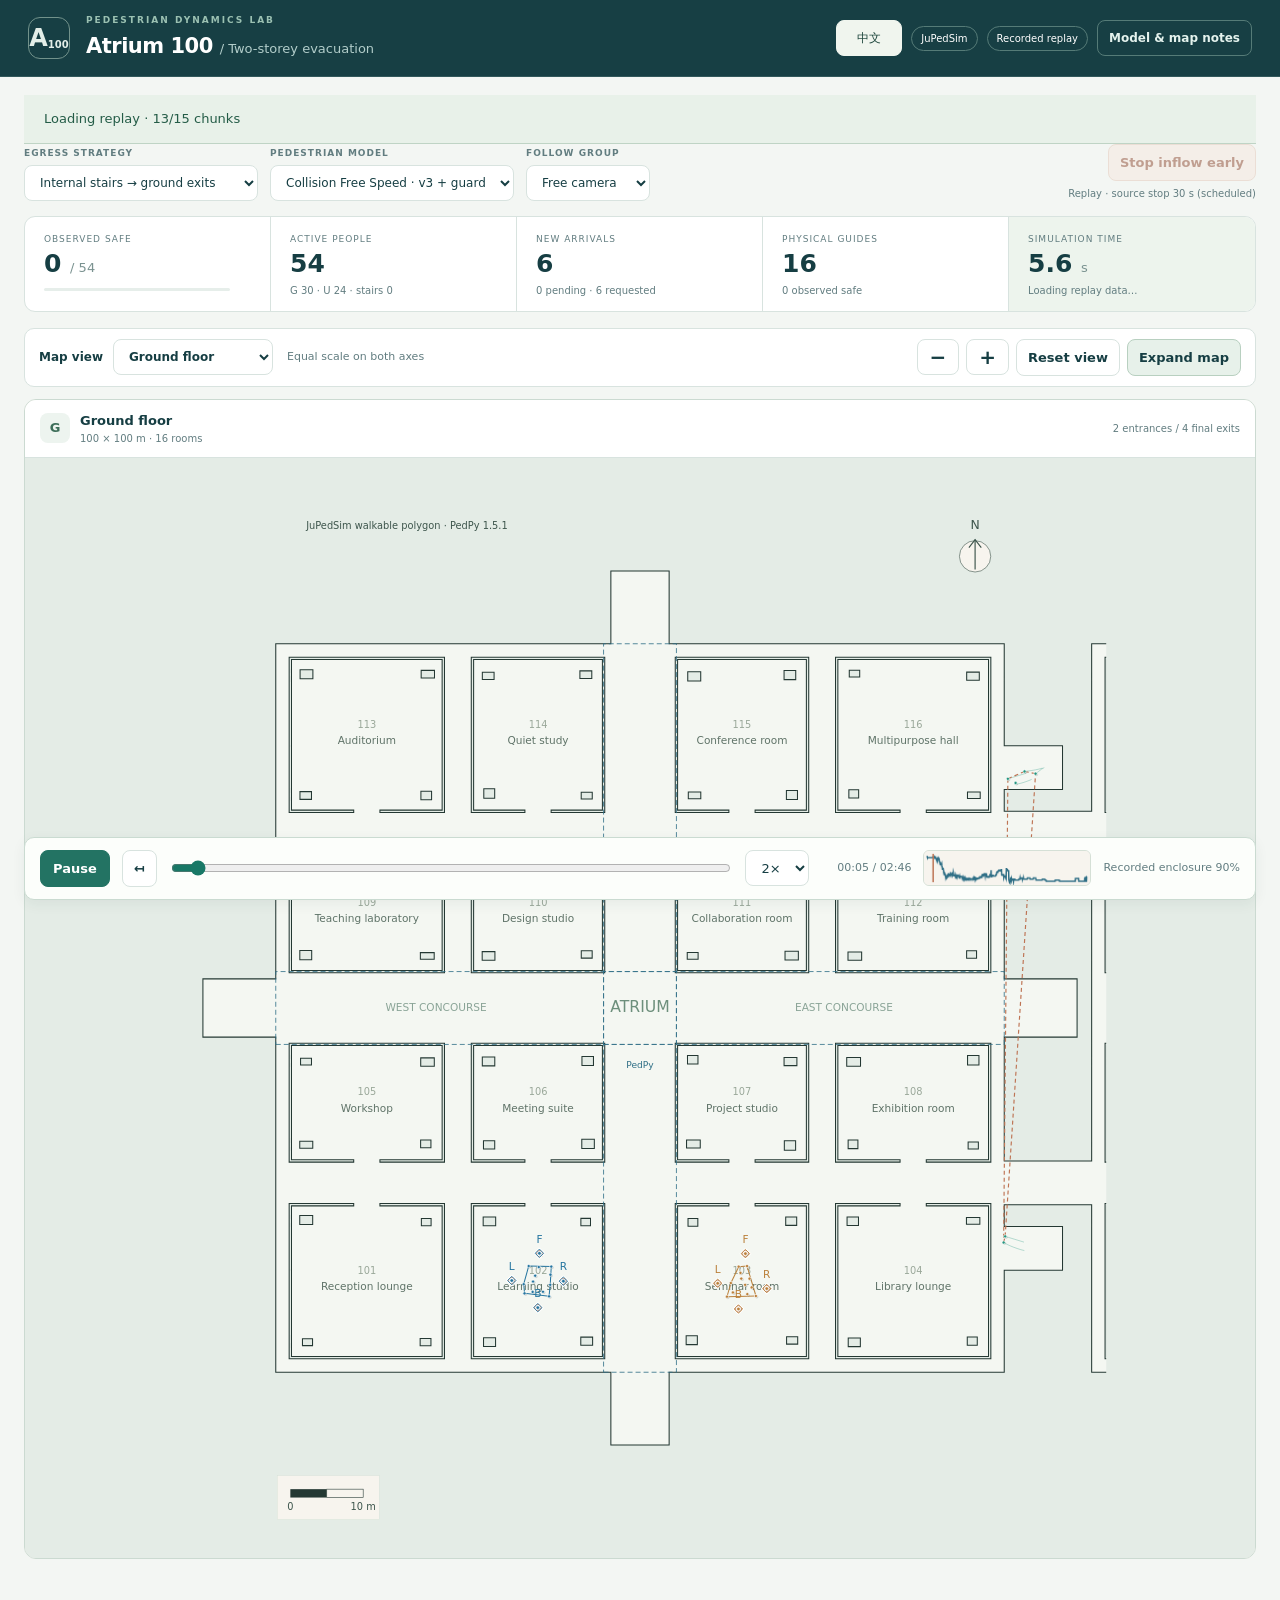
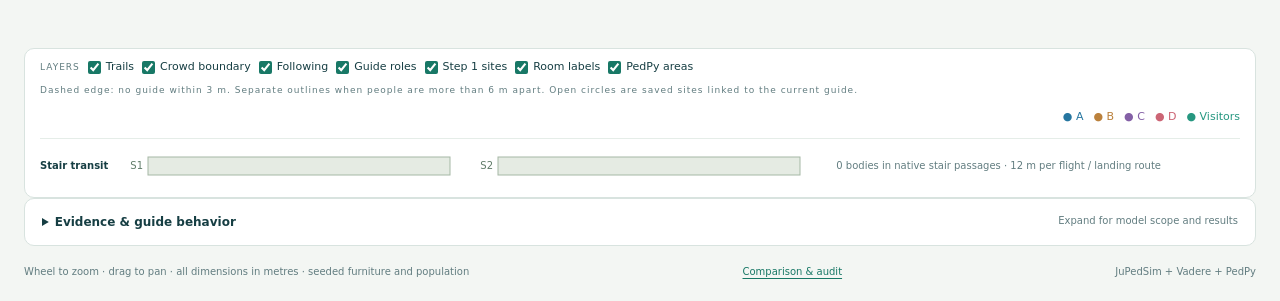
<file: site/evacuation/index.html>
<!doctype html>
<html lang="en"><head><meta charset="utf-8"><meta name="viewport" content="width=device-width,initial-scale=1"><title>Atrium 100 · Pedestrian Dynamics Lab</title><link rel="stylesheet" href="assets/viewer.css"></head>
<body><noscript><div class="load-notice">Please enable JavaScript to play the simulation. / 请启用 JavaScript 播放仿真。</div></noscript><header><a class="brand" href="#">A<span>100</span></a><div><p class="eyebrow" data-i18n="PEDESTRIAN DYNAMICS LAB">PEDESTRIAN DYNAMICS LAB</p><h1>Atrium 100 <span data-i18n="/ Two-storey evacuation">/ Two-storey evacuation</span></h1></div><div class="header-end"><button id="language" class="language-switch" type="button" aria-label="Switch to Chinese">中文</button><span id="engineBadge" class="badge"></span><span id="modeBadge" class="badge"></span><button id="about" data-i18n="Model & map notes">Model &amp; map notes</button></div></header>
<main><section class="toolbar"><label><span data-i18n="EGRESS STRATEGY">EGRESS STRATEGY</span><select id="variant"><option value="internal" data-i18n="Internal stairs → ground exits">Internal stairs → ground exits</option><option value="external" data-i18n="Exterior stairs → outdoor safety">Exterior stairs → outdoor safety</option></select></label><label><span data-i18n="PEDESTRIAN MODEL">PEDESTRIAN MODEL</span><select id="model"></select></label><label><span data-i18n="FOLLOW GROUP">FOLLOW GROUP</span><select id="follow"></select></label><div class="source-control"><button id="stop" class="stop">Stop inflow early</button><small id="sourceNote"></small></div></section>
<section class="summary"><div><small data-i18n="OBSERVED SAFE">OBSERVED SAFE</small><strong id="safe">0 <em>/ 48</em></strong><div class="meter"><i id="safeMeter"></i></div></div><div><small data-i18n="ACTIVE PEOPLE">ACTIVE PEOPLE</small><strong id="active">48</strong><span id="floorCount">G 24 · U 24 · stairs 0</span></div><div><small data-i18n="NEW ARRIVALS">NEW ARRIVALS</small><strong id="incoming">0</strong><span id="queue">0 pending outside</span></div><div><small data-i18n="PHYSICAL GUIDES">PHYSICAL GUIDES</small><strong id="guides">16</strong><span id="guideSafe">0 observed safe</span></div><div class="time-card"><small data-i18n="SIMULATION TIME">SIMULATION TIME</small><strong id="time">0.0 <em>s</em></strong><span id="status">Awaiting native frames</span></div></section>
<section class="map-stage" id="mapStage"><div class="map-tools" role="group" aria-label="Map controls" data-i18n-aria="Map controls"><output id="drawCost" hidden aria-live="off"></output><label><span data-i18n="Map view">Map view</span><select id="focus"><option value="both" data-i18n="Both floors">Both floors</option><option value="0" selected data-i18n="Ground floor">Ground floor</option><option value="1" data-i18n="Upper floor">Upper floor</option></select></label><span class="map-scale-note" data-i18n="Equal scale on both axes">Equal scale on both axes</span><div class="map-actions"><button id="zoomOut" type="button" aria-label="Zoom out" data-i18n-aria="Zoom out" title="Zoom out" data-i18n-title="Zoom out">−</button><button id="zoomIn" type="button" aria-label="Zoom in" data-i18n-aria="Zoom in" title="Zoom in" data-i18n-title="Zoom in">+</button><button id="reset" data-i18n="Reset view">Reset view</button><button id="fullMap" type="button" aria-pressed="false" data-i18n="Expand map">Expand map</button></div></div><section class="workspace single"><article class="floor" id="floor0"><div class="floor-title"><div><b>G</b><h2><span data-i18n="Ground floor">Ground floor</span> <small id="floorMeta0"></small></h2></div><span data-i18n="2 entrances / 4 final exits">2 entrances / 4 final exits</span></div><canvas id="map0" aria-label="Ground floor architectural evacuation map" data-i18n-aria="Ground floor architectural evacuation map"></canvas></article><article class="floor" id="floor1" style="display:none"><div class="floor-title"><div><b>U</b><h2><span data-i18n="Upper floor">Upper floor</span> <small id="floorMeta1"></small></h2></div><span data-i18n="2 emergency storey exits">2 emergency storey exits</span></div><canvas id="map1" aria-label="Upper floor architectural evacuation map" data-i18n-aria="Upper floor architectural evacuation map"></canvas></article></section>
<section class="playback"><button id="play" class="primary">Pause</button><button id="first" data-i18n-title="Back to start" title="Back to start" aria-label="Back to start" data-i18n-aria="Back to start">↤</button><input id="timeline" type="range" min="0" max="1" value="0" step="0.2" aria-label="Simulation timeline" data-i18n-aria="Simulation timeline"><select id="speed" aria-label="Replay speed" data-i18n-aria="Replay speed"><option value="1" data-i18n="1×">1×</option><option value="2" selected data-i18n="2×">2×</option><option value="4" data-i18n="4×">4×</option><option value="8" data-i18n="8×">8×</option></select><button id="latest" data-i18n="Follow live">Follow live</button><span id="clock">00:00 / 00:00</span><canvas id="enclosure" width="168" height="36" aria-label="Recorded enclosure" data-i18n-aria="Recorded enclosure"></canvas><span id="enclosureNote">Recorded enclosure —</span></section></section>
<section class="lower"><div class="layers"><span data-i18n="LAYERS">LAYERS</span><label><input type="checkbox" id="trails" checked><span data-i18n="Trails">Trails</span></label><label><input type="checkbox" id="rings" checked><span data-i18n="Crowd boundary">Crowd boundary</span></label><label><input type="checkbox" id="links" checked><span data-i18n="Following">Following</span></label><label><input type="checkbox" id="roles" checked><span data-i18n="Guide roles">Guide roles</span></label><label><input type="checkbox" id="targets" checked><span data-i18n="Step 1 sites">Step 1 sites</span></label><label><input type="checkbox" id="labels" checked><span data-i18n="Room labels">Room labels</span></label><label><input type="checkbox" id="pedpy" checked><span data-i18n="PedPy areas">PedPy areas</span></label><span class="boundary-note" data-i18n="boundaryNote">Dashed edge: no guide within 3 m. Separate outlines when people are more than 6 m apart. Open circles are saved sites linked to the current guide.</span></div><div class="legend" id="legend"><span class="a">● A</span><span class="b">● B</span><span class="c">● C</span><span class="d">● D</span><span class="v">● Visitors</span><span>◇ Guide marker</span></div><div class="transit"><b data-i18n="Stair transit">Stair transit</b><canvas id="transit" aria-label="Continuous native stair progress" data-i18n-aria="Continuous native stair progress"></canvas><span id="stairDetail"></span></div></section>

<details class="audit-panel"><summary><span data-i18n="Evidence & guide behavior">Evidence &amp; guide behavior</span><span class="detail-hint" data-i18n="Expand for model scope and results">Expand for model scope and results</span></summary><section class="evidence"><div><h3 id="evidenceTitle">Native motion, observed arrivals</h3><p id="evidenceText"></p><div id="exitCounts"></div></div><div><h3 data-i18n="Guide behavior">Guide behavior</h3><div id="formations"></div><p class="muted" data-i18n="guidePolicy">Enclose in open areas · compress near walls · passage escort on stagnation · regroup after recovery</p></div></section></details>
<footer><span data-i18n="Wheel to zoom · drag to pan · all dimensions in metres · seeded furniture and population">Wheel to zoom · drag to pan · all dimensions in metres · seeded furniture and population</span><a id="reportLink" href="report.html" data-i18n="Comparison & audit">Comparison &amp; audit</a><a id="legacyLink" data-i18n="Original rooms & notebook lab">Original rooms &amp; notebook lab</a><span>JuPedSim + Vadere + PedPy</span></footer></main>
<dialog id="notes"><button id="closeNotes" class="close" data-i18n="Close">Close</button><p class="eyebrow" data-i18n="MODEL &amp; GEOMETRY CONTRACT">MODEL &amp; GEOMETRY CONTRACT</p><h2 data-i18n="Two routes to the same accounting rule">Two routes to the same accounting rule</h2><p data-i18n="note1">Each floor is 100 × 100 m. Native motion follows one continuous unfolded 2D domain. The two display charts reflect the upper native coordinates. Stair travel has a 12 m native path and a declared 4 m rise; this is not a 3D biomechanics model.</p><p data-i18n="note2"><b>Internal:</b> upper occupants descend the shared stairs, merge with ground-floor traffic, and reach a ground final exit. <b>Exterior:</b> upper emergency routes use dedicated exterior stairs to grade-level outdoor zones; the shared stairs remain available for incoming visitors.</p><p data-i18n="note3">Upper doors are never counted as safety. Safety requires an observed native centre inside the outdoor zone, at least 0.6 m beyond its final discharge. The zones are demonstration destinations, not a fire-safe distance assessment.</p><p data-i18n="note4"><b>Live source:</b> random arrivals automatically stop after the configured finite window (30 s by default). Stop inflow early closes requests sooner at an acknowledged native tick. Already requested people remain counted and complete an upper-floor visit, then evacuate. Pausing playback never stops admissions. Saved comparisons use the same 30 s source-stop schedule, with a 600 s drain horizon.</p><table><tr><th data-i18n="Native backend">Native backend</th><th data-i18n="Models">Models</th><th data-i18n="Control scope">Control scope</th></tr><tr><td>JuPedSim 1.4.2</td><td>CFS v1 / v2 / v3, AVM, GCFM, SFM, WarpDriver</td><td data-i18n="Online motion, physical guides, live admission stop">Online motion, physical guides, live admission stop</td></tr><tr><td data-i18n="Vadere 4.0 + declared corrections">Vadere 4.0 + declared corrections</td><td data-i18n="Optimal Steps Model">Optimal Steps Model</td><td data-i18n="Autonomous batch/replay, native stairs and scheduled sources; no online guides">Autonomous batch/replay, native stairs and scheduled sources; no online guides</td></tr></table><p data-i18n="note5">CFS v3 includes a declared observed-heading speed/yield controller. AVM has a declared 0.3 m wall buffer. Protocol v3 applies an observation-based displacement budget to AVM and WarpDriver before every native step; desired speeds are capped without changing positions or body radii. Vadere uses isolated enclosing-cell interpolation and hard-body footstep/admission constraints; its original JAR and original failures are retained. GCFM uses native speed-dependent ellipses with an explicit native-speed braking controller. Actual ellipse states, command-time changes and continuous envelopes are audited at the unchanged zero-gap threshold; the original reference-disk audit is retained as well. Model defaults and stair treatments are uncalibrated; this is a configuration comparison, not a model ranking.</p><p data-i18n="note6">Frozen Step 1 estimates boundaries from observed people and searches deployment sites. Dynamic following and route recovery are separate demonstration extensions. Guide diamonds are identifying markers; the smaller filled bodies use the declared physical radii or recorded GCFM ellipse axes. A zero native orientation is shown conservatively using the circle enclosing all possible ellipse orientations.</p></dialog>
<script id="payload" type="application/json">{}</script><script></script><script></script><script src="assets/i18n.js"></script><script src="assets/site_loader.js"></script></body></html>
</file>
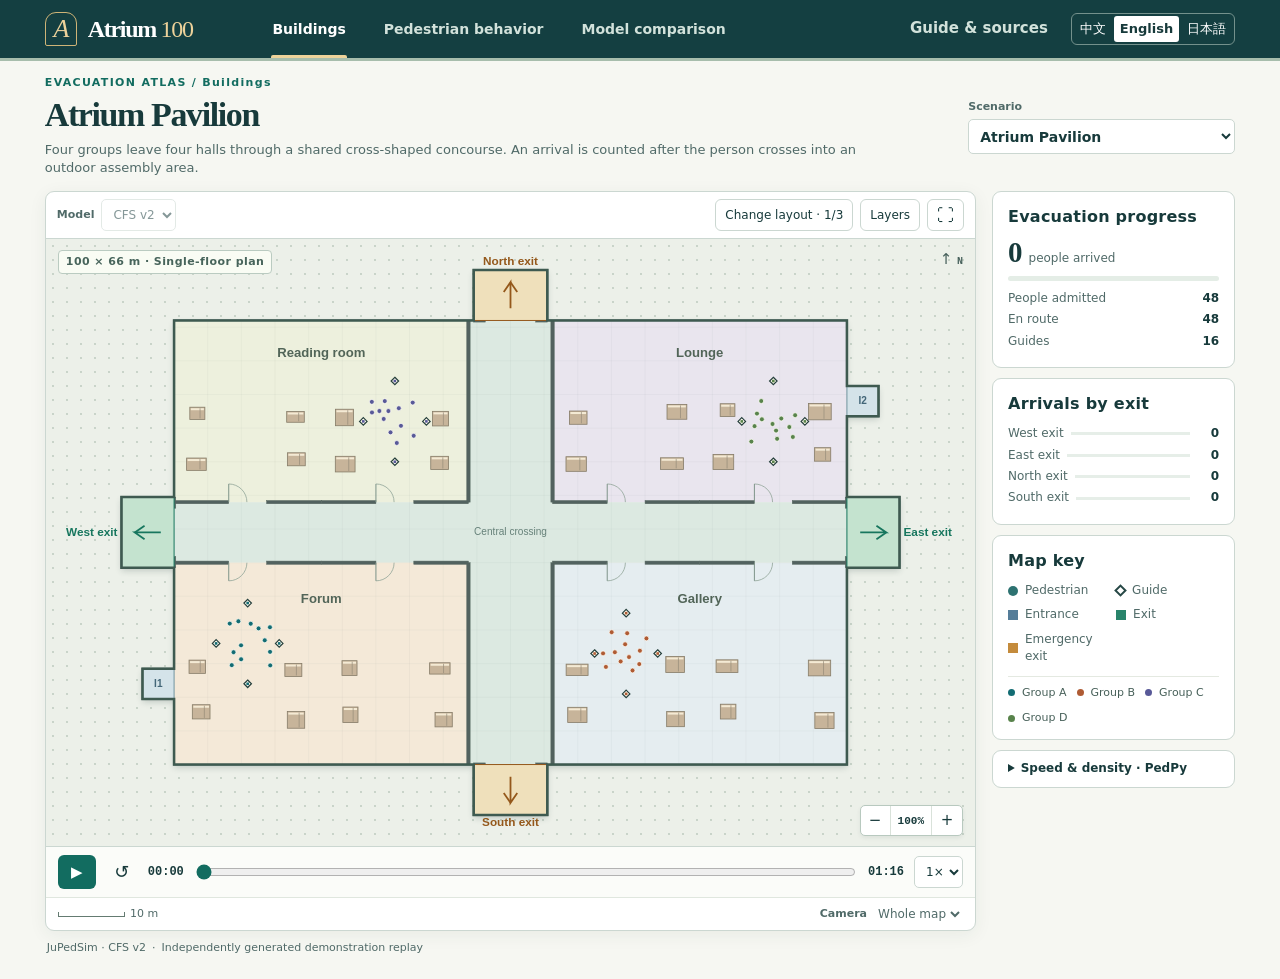
<file: site/demos/evacuation-atlas/index.html>
<!doctype html>
<html lang="en">
<head>
  <meta charset="utf-8"><meta name="viewport" content="width=device-width, initial-scale=1">
  <meta name="theme-color" content="#133f42"><title>Atrium 100 · Evacuation Atlas</title>
  <link rel="icon" href="./assets/atrium.svg">
  <link rel="stylesheet" href="./assets/atlas.css?v=lang-buttons-2"><script type="module" src="./assets/atlas.js?v=lang-buttons"></script>
</head>
<body>
  <header class="mast"><div class="mast-inner">
    <a class="brand" id="home" href="./"><span class="brand-emblem" aria-hidden="true">A</span><span>Atrium <b>100</b></span></a>
    <nav id="modes" aria-label="Views"><button data-mode="building" data-word="building" aria-pressed="true"></button><button data-mode="behavior" data-word="behavior"></button><button data-mode="compare" data-word="compare"></button></nav>
    <div class="mast-tools"><button id="help" data-word="help"></button><div id="lang" role="group" aria-label="Language"><button type="button" lang="zh">中文</button><button type="button" lang="en">English</button><button type="button" lang="ja">日本語</button></div></div>
  </div></header>
  <main>
    <section class="heading"><div><p id="kicker"></p><h1 id="scene-title"></h1><p id="deck"></p></div>
      <div class="scene-options"><label class="scene-picker"><span data-word="scene"></span><select id="scene"></select></label><a id="outcome-jump" href="#comparison-results" hidden></a></div>
    </section>
    <div class="workspace" id="work">
      <section class="map-card" id="map-card">
        <div class="map-toolbar"><div class="choices">
          <label><span id="model-label" data-word="model"></span><select id="model"></select></label>
          <label id="second-model-wrap" hidden><span>B</span><select id="model-b"></select></label>
          <label id="floor-wrap" hidden><span data-word="floor"></span><select id="floor"></select></label>
        </div><div class="map-actions">
          <button id="layout" data-word="layout" hidden></button><button id="layers" aria-expanded="false" data-word="layers"></button>
          <button class="icon-btn" id="expand" data-tip="expand"><span aria-hidden="true">⛶</span></button>
        </div></div>
        <div class="stage" id="stage">
          <div class="canvas-panels" id="panels"><div class="pane"><canvas id="map-a" tabindex="0"></canvas><span id="tag-a" class="pane-tag" hidden></span></div><div class="pane" id="pane-b" hidden><canvas id="map-b" tabindex="0"></canvas><span id="tag-b" class="pane-tag"></span></div></div>
          <div id="floor-tag" class="floor-tag"></div><div class="compass" aria-hidden="true">↑ <b>N</b></div>
          <div id="phase" class="phase-tag" hidden></div>
          <div class="zoom"><button id="zoom-out" data-tip="zoomOut">−</button><button id="fit" data-tip="fit">100%</button><button id="zoom-in" data-tip="zoomIn">+</button></div>
          <div class="notice" id="message" role="status" hidden></div>
        </div>
        <div class="transport"><button id="play" class="play" data-tip="play">▶</button><button id="restart" class="icon-btn" data-tip="restart">↺</button><output id="time">00:00</output><input id="timeline" type="range" min="0" max="1" value="0" step="any"><output id="end">00:00</output><select id="speed"><option>1×</option><option>2×</option><option>4×</option><option>8×</option></select></div>
        <div class="map-foot"><span id="scale"></span><label><span data-word="camera"></span><select id="camera"></select></label></div>
        <div class="layer-sheet" id="layer-sheet" hidden><h3 data-word="layers"></h3><div id="toggles"></div></div>
      </section>
      <aside class="sidebar">
        <section class="panel progress"><h2 data-word="progress"></h2><div id="readings"></div><a id="compare-highlight" href="#comparison-results" hidden></a></section>
        <section class="panel" id="flow-panel"><h2 data-word="byExit"></h2><div id="exit-list"></div></section>
        <section class="panel legend-panel"><h2 data-word="legend"></h2><div id="legend"></div></section>
        <details class="panel metrics-panel" id="metrics" hidden><summary data-word="analysis"></summary><div id="motion"></div></details>
      </aside>
    </div>
    <section id="comparison-results" class="outcomes" aria-labelledby="outcome-heading" hidden>
      <h2 id="outcome-heading"></h2><p id="match-note" hidden></p>
      <div class="outcomes-grid"><div class="curve-box">
        <h3 id="curve-title"></h3><div class="curve-key"><span id="curve-a"></span><span id="curve-b"></span></div>
        <div class="curve-wrap"><canvas id="clearance-curve" role="img"></canvas><div class="curve-rail"><i id="curve-position"></i></div></div><p id="curve-axis"></p>
      </div><div class="outcome-table-wrap"><table id="outcome-table"></table></div></div>
      <details><summary id="measure-method"></summary><p id="measure-description"></p></details>
    </section>
    <section class="notes"><div><span id="engine"></span><span class="note-dot">·</span><span id="recording"></span></div><label id="revision-wrap" hidden><span data-word="revision"></span> <select id="revision"></select></label></section>
    <output id="performance" hidden></output>
  </main>
  <dialog id="info"><div class="dialog-top"><h2 data-word="help"></h2><button id="close" class="icon-btn" data-tip="close">×</button></div><p data-word="helpBody"></p><h3 data-word="gestures"></h3><p data-word="gesturesBody"></p><h3 data-word="sources"></h3><div id="refs"></div></dialog>
</body></html>
</file>
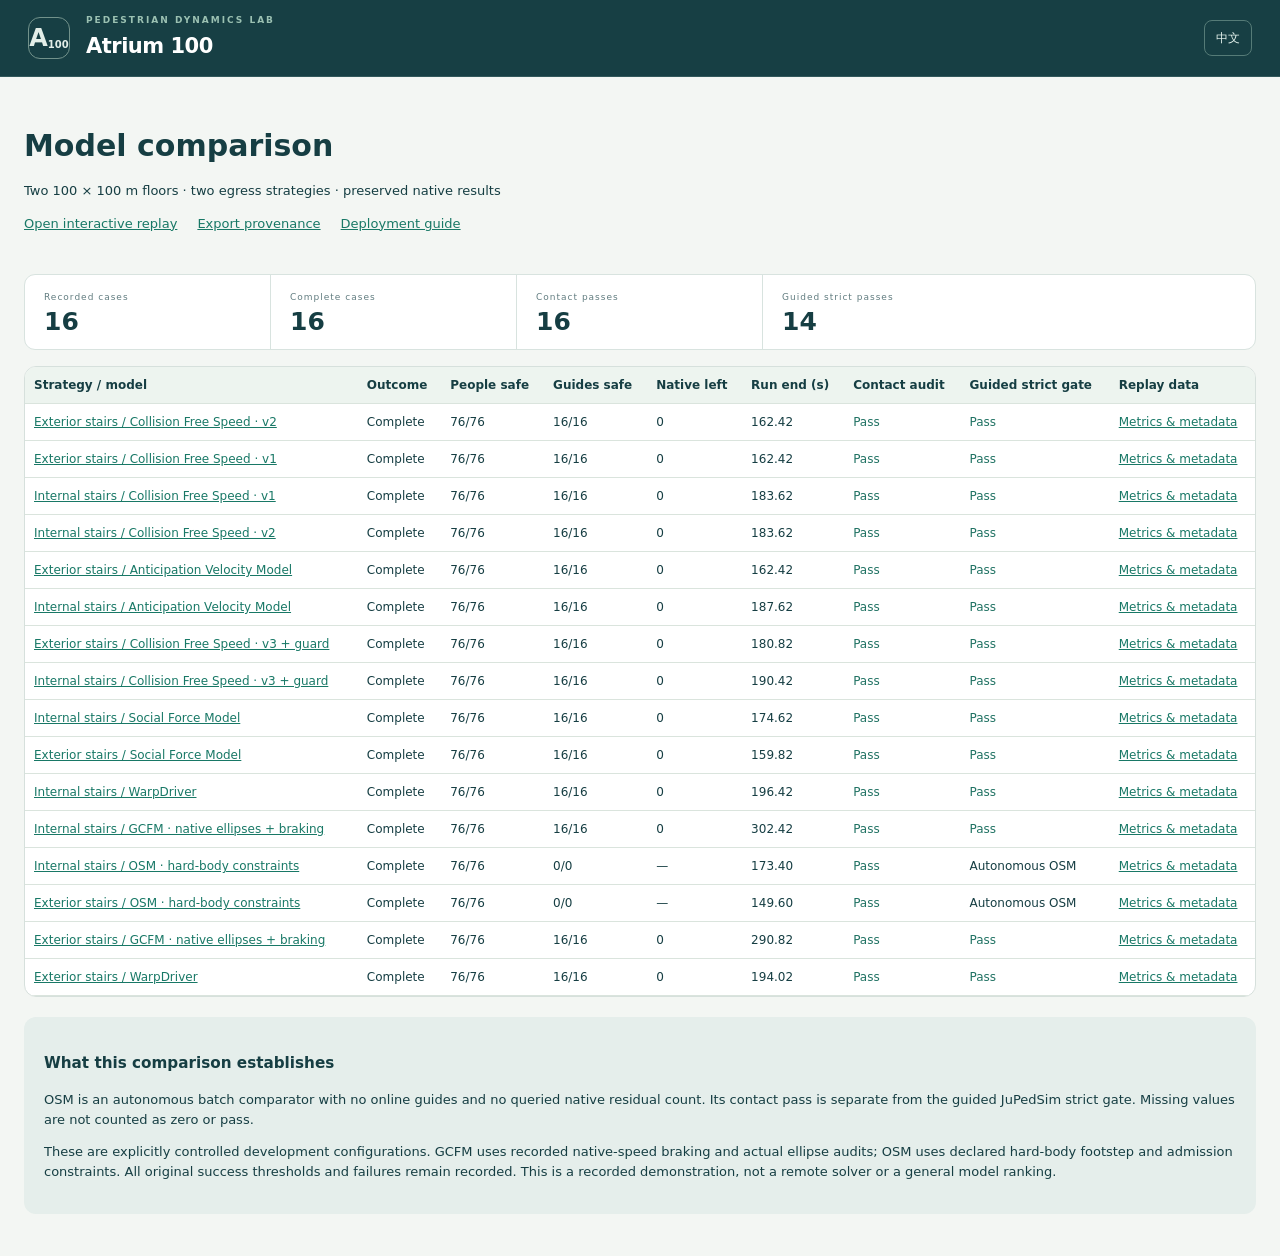
<file: site/evacuation/report.html>
<!doctype html>
<html lang="en"><head><meta charset="utf-8"><meta name="viewport" content="width=device-width,initial-scale=1"><title>Atrium 100 · Comparison</title><link rel="stylesheet" href="assets/viewer.css"><style>.report-hero{padding:28px 0}.report-hero h2{font-size:30px;margin:0 0 8px}.report-table{overflow:auto;background:white;border:1px solid #d6e0dc;border-radius:12px}.report-table table{white-space:nowrap}.report-table th{position:sticky;top:0}.report-note{padding:20px;background:#e5eeeb;border-radius:12px;margin:20px 0}.report-link{display:flex;gap:20px;flex-wrap:wrap}td.pass{color:#207263}td.fail{color:#a1432c}#reportError{color:#a1432c}</style></head>
<body><header><a class="brand" href="index.html">A<span>100</span></a><div><p class="eyebrow" data-i18n="PEDESTRIAN DYNAMICS LAB">PEDESTRIAN DYNAMICS LAB</p><h1>Atrium 100</h1></div><div class="header-end"><button id="language" type="button">中文</button></div></header>
<main><section class="report-hero"><h2 id="reportTitle"></h2><p id="reportIntro"></p><div class="report-link"><a id="back" href="index.html"></a><a id="provenance" href="export_manifest.json"></a><a id="readme" href="README.md"></a></div></section><p id="reportError" role="status"></p><div id="reportSummary" class="summary"></div><div class="report-table"><table><thead id="columns"></thead><tbody id="rows"></tbody></table></div><section class="report-note"><h3 id="scopeTitle"></h3><p id="scope"></p><p id="guardScope"></p></section><noscript>This comparison requires JavaScript. / 此对比页面需要启用 JavaScript。</noscript></main><script src="assets/i18n.js"></script><script src="assets/site_report.js"></script></body></html>
</file>
<file: site/evacuation/assets/viewer.css>
/* Map-first layout. No remote fonts, filters, animated shadows or layout polling. */
:root{color-scheme:light;--ink:#163e43;--muted:#627d80;--line:#d8e3df;--paper:#fff;--accent:#187866;--soft:#edf4ef;font-family:Inter,Segoe UI,Microsoft YaHei,system-ui,sans-serif}
*{box-sizing:border-box}body{margin:0;background:#f3f6f3;color:var(--ink);font-size:13px;line-height:1.5}button,select,input{font:inherit}button,select{border:1px solid var(--line);border-radius:8px;background:var(--paper);color:var(--ink);padding:8px 11px;min-height:36px}button{cursor:pointer;font-weight:550}button:hover{background:var(--soft);border-color:#9fbdb2}button:disabled{opacity:.5;cursor:default}button:focus-visible,select:focus-visible,input:focus-visible,a:focus-visible,summary:focus-visible{outline:3px solid #79b7a5;outline-offset:3px}select{max-width:100%}a{color:var(--accent)}header{display:flex;align-items:center;gap:16px;padding:14px 28px;background:#173f44;color:white;border-bottom:1px solid #32585b}.brand{display:flex;align-items:center;justify-content:center;width:42px;height:42px;border:1px solid #72928b;border-radius:12px;color:#e3eee8;text-decoration:none;font-size:24px;font-weight:700;flex-shrink:0}.brand span{font-size:10px;margin-top:12px}.eyebrow{font-size:9px;font-weight:650;letter-spacing:2px;margin:0 0 3px;color:#9bc1b2}h1{font-size:21px;margin:0;font-weight:650;letter-spacing:-.5px}h1 span{font-size:13px;font-weight:400;color:#b2cdca;letter-spacing:0}.header-end{margin-left:auto;display:flex;align-items:center;gap:9px}.badge{font-size:10px;border:1px solid #557b77;border-radius:20px;padding:4px 9px;white-space:nowrap}.header-end button{background:transparent;color:#e4f2ed;border-color:#557b77;font-size:12px}.header-end .language-switch{background:#f0f5ee;color:#20483e;border-color:#f0f5ee;min-width:66px}.header-end .language-switch:hover{background:#dbe9df}main{max-width:1840px;padding:18px 24px 22px;margin:auto}.toolbar{display:flex;gap:12px;align-items:flex-end;margin-bottom:15px;flex-wrap:wrap}.toolbar label{display:flex;flex-direction:column;gap:5px;font-size:9px;letter-spacing:1px;font-weight:650;color:var(--muted)}.toolbar select{min-width:124px;font-size:12px;letter-spacing:0;font-weight:450}.source-control{margin-left:auto;text-align:right;max-width:370px}.source-control small{display:block;font-size:10px;color:var(--muted);margin-top:5px;letter-spacing:0}.stop{background:#f6e8df;color:#8e4830;border-color:#e4c8b8}.stop:hover{background:#eed9cb}.summary{display:grid;grid-template-columns:repeat(5,1fr);border:1px solid var(--line);background:var(--paper);border-radius:11px;margin-bottom:16px;overflow:hidden}.summary>div{padding:11px 19px;border-right:1px solid var(--line)}.summary>div:last-child{border-right:0}.summary small{font-size:9px;color:var(--muted);letter-spacing:1px}.summary strong{display:block;font-size:25px;font-weight:600;line-height:1.3;font-variant-numeric:tabular-nums}.summary em{font-size:13px;font-style:normal;color:#7a9290;font-weight:400}.summary span{font-size:10px;color:var(--muted)}.summary .time-card{background:#edf4ed}.meter{height:3px;border-radius:3px;background:#e6eeea;width:90%;margin-top:8px}.meter i{display:block;height:100%;width:0;background:var(--accent);border-radius:3px}.workspace{display:grid;grid-template-columns:1fr 1fr;gap:16px}.workspace.single{grid-template-columns:1fr;max-width:1100px;margin:auto}.floor{background:#f4f6f1;border:1px solid #cbdad1;border-radius:12px;overflow:hidden;min-width:0}.floor-title{display:flex;align-items:center;justify-content:space-between;gap:10px;padding:11px 15px;border-bottom:1px solid var(--line);background:white}.floor-title>div{display:flex;align-items:center;gap:10px}.floor-title b{background:#edf4ef;color:#3d6e59;width:30px;height:30px;text-align:center;line-height:30px;border-radius:8px}.floor-title h2{font-size:13px;margin:0;font-weight:600}.floor-title h2 small{display:block;font-size:10px;color:var(--muted);font-weight:400}.floor-title>span{font-size:10px;color:var(--muted)}.floor canvas{width:100%;height:clamp(350px,58vh,760px);display:block;touch-action:none}.workspace.single .floor canvas{height:clamp(480px,70vh,850px)}.lower{border:1px solid var(--line);border-radius:10px;background:white;margin-top:14px;display:flex;align-items:center;gap:12px;flex-wrap:wrap;padding:10px 15px}.layers,.legend{display:flex;gap:12px;align-items:center;font-size:11px;flex-wrap:wrap}.layers>span{font-size:9px;color:var(--muted);letter-spacing:1px}.layers label{display:flex;gap:5px;align-items:center;cursor:pointer}.layers input{accent-color:var(--accent);margin:0}.legend{margin-left:auto;gap:10px}.a{color:#2676a0}.b{color:#bb813c}.c{color:#8460a6}.d{color:#cc6575}.v{color:#269780}.transit{border-top:1px solid #e5ede8;width:100%;display:flex;gap:14px;align-items:center;padding-top:6px;font-size:10px}.transit b{font-weight:600;white-space:nowrap}.transit canvas{height:42px;width:min(700px,60%);display:block}.transit>span{color:var(--muted)}.playback{position:sticky;bottom:0;z-index:5;display:flex;gap:12px;align-items:center;padding:12px 15px;margin:14px 0;background:#fcfefb;border:1px solid #cadbd1;border-radius:10px;box-shadow:0 4px 14px #183c4210}.primary{background:#237363;color:white;border-color:#237363;min-width:70px}.primary:hover{background:#185b4d;color:white}#timeline{flex:1;accent-color:var(--accent);min-width:40px;cursor:pointer}#clock{font-variant-numeric:tabular-nums;font-size:11px;color:var(--muted);min-width:90px;text-align:right}.audit-panel{background:white;border:1px solid var(--line);border-radius:10px;overflow:hidden}.audit-panel>summary{cursor:pointer;padding:14px 17px;font-weight:600;font-size:12px;user-select:none}.detail-hint{float:right;font-size:10px;font-weight:400;color:var(--muted)}.audit-panel[open]>summary{border-bottom:1px solid var(--line)}.evidence{display:grid;grid-template-columns:1.3fr 1fr;padding:17px;gap:28px}.evidence h3{font-size:12px;margin:0 0 7px}.evidence p{font-size:11px;color:var(--muted);max-width:750px;margin:6px 0;line-height:1.7}.exit-pill,.formation{display:inline-block;background:var(--soft);border:1px solid #dce8df;border-radius:6px;padding:4px 8px;margin:5px 5px 0 0;font-size:10px}.warn{color:#994627!important}footer{display:flex;justify-content:space-between;gap:12px;flex-wrap:wrap;font-size:10px;color:var(--muted);margin-top:18px}footer a{text-underline-offset:3px}dialog{max-width:780px;width:calc(100% - 32px);max-height:85vh;overflow:auto;border:1px solid #a8beb5;border-radius:14px;padding:28px;color:var(--ink);line-height:1.75;box-shadow:0 15px 90px #15394340}dialog::backdrop{background:#0c303970}dialog p{font-size:13px}dialog h2{font-size:22px;line-height:1.4}.close{float:right;margin-left:12px}table{border-collapse:collapse;font-size:12px;width:100%}th,td{text-align:left;border-bottom:1px solid #dae4dd;padding:9px}th{background:var(--soft)}[hidden]{display:none!important}
@media(min-width:1500px){main{padding-right:32px;padding-left:32px}}
@media(max-width:1100px){h1 span{display:none}.header-end .badge{display:none}.toolbar{gap:9px}.source-control{margin-left:0;max-width:none;text-align:left}.summary>div{padding:10px 12px}.floor-title>span{max-width:100px;text-align:right}.transit>span{font-size:9px}.legend{margin-left:0}}
@media(max-width:800px){.workspace{grid-template-columns:1fr}.floor canvas{height:clamp(420px,63vh,700px)}.summary strong{font-size:23px}.evidence{grid-template-columns:1fr;gap:16px}.floor-title>span{max-width:none}.toolbar label{flex:1}.toolbar select{width:100%}.source-control{flex-basis:100%;display:flex;align-items:center;gap:12px}.source-control small{margin:0}.transit canvas{width:70%}.transit>span{display:none}}
@media(max-width:540px){header{padding:13px 14px;gap:10px}h1{font-size:20px}.brand{display:none}.eyebrow{font-size:8px;letter-spacing:1px}.header-end{gap:5px}.header-end button{font-size:10px;padding:7px;min-height:34px}.header-end .language-switch{min-width:48px}main{padding:12px 10px}.summary{grid-template-columns:repeat(3,1fr)}.summary>div{border-bottom:1px solid var(--line)}.summary>div:nth-child(3){border-right:0}.summary small{font-size:8px;letter-spacing:.3px}.summary .time-card{grid-column:span 2}.summary strong{font-size:22px}.toolbar select{min-width:130px}.floor-title{padding:10px}.floor-title>span{font-size:9px}.floor canvas{height:clamp(350px,56vh,520px)}.lower{padding:10px}.layers{gap:10px}.playback{gap:6px;padding:10px 8px;border-radius:8px}.playback button,.playback select{padding:7px 8px}.primary{min-width:54px}#clock{min-width:68px;font-size:9px}.detail-hint{display:none}.transit{gap:8px}.transit canvas{width:74%}dialog{padding:20px}dialog table{font-size:10px}dialog td,dialog th{padding:6px}}
@media(prefers-reduced-motion:reduce){*{scroll-behavior:auto}}

.load-notice{padding:14px 20px;background:#e8f1e9;border-bottom:1px solid #bfd4c5;color:#245c47;font-size:13px}.load-error{background:#fff0e6;border-color:#e8c7ae;color:#8d4127}.load-done{display:none}.load-notice button{margin-left:12px}

/* Architectural focus: enlarge the map, never stretch its coordinate axes. */
.map-stage{position:relative}.map-tools{display:flex;align-items:center;gap:14px;margin:3px 0 12px;padding:10px 14px;background:#fff;border:1px solid var(--line);border-radius:10px}.map-tools>label{display:flex;align-items:center;gap:10px;white-space:nowrap;font-size:12px;font-weight:600}.map-tools select{min-width:160px}.map-scale-note{font-size:11px;color:var(--muted)}.map-actions{margin-left:auto;display:flex;gap:7px;align-items:center}.map-actions button{min-width:38px}#zoomIn,#zoomOut{font-size:20px;line-height:1;padding:7px 12px}#fullMap{background:#e7f1ea;border-color:#b8d0c0}.workspace.single{max-width:none}.floor{background:#f6f3ea}.floor canvas,.workspace.single .floor canvas{width:100%;height:auto;aspect-ratio:137/151;min-height:620px;max-height:1000px;cursor:grab;background:#e4ece6}.workspace.single .floor canvas{min-height:720px;max-height:1100px}.floor canvas:active{cursor:grabbing}.map-stage .playback{margin-top:12px}
body.map-expanded{overflow:hidden}body.map-expanded .map-stage{position:fixed;inset:0;z-index:40;background:#eef4ef;padding:10px;display:flex;flex-direction:column;overflow:hidden}body.map-expanded .map-tools{flex:0 0 auto;margin:0 0 8px}body.map-expanded .workspace{flex:1;min-height:0;width:100%;margin:0;overflow:hidden}body.map-expanded .floor{display:flex;flex-direction:column;min-height:0}body.map-expanded .floor-title{flex:0 0 auto}body.map-expanded .floor canvas,body.map-expanded .workspace.single .floor canvas{height:0;min-height:0;max-height:none;flex:1;aspect-ratio:auto}body.map-expanded .playback{flex:0 0 auto;position:static;margin:8px 0 0;padding:9px 12px}body.map-expanded #fullMap{background:#194f43;color:#fff;border-color:#194f43}
@media(max-width:800px){.map-tools{flex-wrap:wrap;gap:8px}.map-scale-note{margin-left:auto}.map-actions{margin-left:auto}.floor canvas,.workspace.single .floor canvas{min-height:0;height:auto;max-height:none;aspect-ratio:137/151}.workspace{grid-template-columns:1fr}body.map-expanded .workspace:not(.single){grid-template-columns:1fr 1fr;gap:7px}body.map-expanded .workspace:not(.single) .floor-title>span{display:none}body.map-expanded .workspace:not(.single) .floor-title b{display:none}body.map-expanded .workspace:not(.single) .floor-title{padding:8px}body.map-expanded .workspace:not(.single) .floor-title small{font-size:8px}}
@media(max-width:540px){.map-tools{padding:9px}.map-tools>label{gap:8px}.map-tools select{min-width:0;width:150px}.map-scale-note{display:none}.map-actions{width:100%;justify-content:flex-end}.map-actions #reset{margin-right:auto}.map-actions button{font-size:11px;padding:7px 10px}.floor canvas,.workspace.single .floor canvas{min-height:0;aspect-ratio:137/151}body.map-expanded .map-stage{padding:6px}body.map-expanded .map-tools>label{width:100%;justify-content:space-between}body.map-expanded .map-tools select{width:170px}body.map-expanded .map-tools{padding:7px}body.map-expanded .playback{gap:5px;padding:7px}body.map-expanded .floor-title>span{font-size:8px}}
.layers{display:flex;flex-wrap:wrap;align-items:center;gap:8px}.boundary-note{flex-basis:100%;font-size:11px;color:var(--muted)}#enclosure{width:168px;height:36px;border:1px solid #d5e0d6;border-radius:6px;background:#f7f4ee;flex:0 0 auto}#enclosureNote{font-size:11px;color:var(--muted);white-space:nowrap}.playback{flex-wrap:wrap}#timeline{flex:1 1 140px}

/* Give long translated model names the full phone width. */
@media(max-width:540px){.toolbar>label:nth-child(2){order:0;flex-basis:100%}.toolbar>label:nth-child(1),.toolbar>label:nth-child(3){order:1;flex-basis:45%}.toolbar>.source-control{order:2}}
</file>
<file: site/demos/evacuation-atlas/assets/atlas.css>
:root{color-scheme:light;--ink:#173a3b;--muted:#506a68;--line:#cbd7d1;--paper:#f6f7f2;--teal:#126c60;--deep:#143f41;--gold:#edd29a;font:15px/1.45 "Inter","Segoe UI","Microsoft YaHei",system-ui,sans-serif;color:var(--ink);background:var(--paper)}
*{box-sizing:border-box}body{margin:0}[hidden]{display:none!important}button,select,input{font:inherit;color:inherit}button,select{cursor:pointer}button{background:none;border:1px solid transparent;border-radius:6px}button:focus-visible,select:focus-visible,input:focus-visible,canvas:focus-visible,a:focus-visible{outline:3px solid #d6a349;outline-offset:2px}button:disabled,select:disabled{cursor:default;opacity:.52}button:hover:enabled{background:#e8efea}select{max-width:100%;background:#fff;border:1px solid var(--line);border-radius:5px;padding:4px 22px 4px 7px;min-height:32px}h1,h2,h3,p{margin:0}h2{font-size:16px;letter-spacing:.015em}h3{font-size:14px}.mast{background:var(--deep);color:#fff;border-bottom:3px solid #a7bdac}.mast-inner{max-width:1660px;padding:0 clamp(15px,3.5vw,54px);height:58px;display:flex;align-items:center;gap:clamp(30px,6vw,105px);margin:auto}.brand{color:inherit;text-decoration:none;display:flex;align-items:center;gap:11px;white-space:nowrap;letter-spacing:-.055em;font:600 24px/1 Georgia,"Times New Roman",serif}.brand b{font-weight:400;color:var(--gold)}.brand-emblem{width:32px;height:34px;border:1px solid #ceb477;color:var(--gold);display:grid;place-items:center;font:italic 26px Georgia;border-radius:11px 11px 2px 2px}.mast nav{height:100%;display:flex;align-items:stretch;gap:clamp(5px,2.5vw,36px)}.mast button{white-space:nowrap;color:#d2e2db;border:0;font-weight:550}.mast nav button{position:relative;font-size:14px;padding:0 3px;border-radius:0}.mast nav button[aria-pressed=true]{color:#fff}.mast nav button[aria-pressed=true]::after{content:"";position:absolute;bottom:0;height:3px;border-radius:2px 2px 0 0;background:var(--gold);left:2px;right:2px}.mast button:hover:enabled{background:#235051}.mast-tools{margin-left:auto;display:flex;align-items:center;gap:15px}.mast-tools button{padding:5px 8px}.mast-tools #lang{border:1px solid #74918c;font-size:13px}
main{max-width:1660px;padding:0 clamp(15px,3.5vw,54px) 14px;margin:auto}.heading{display:flex;align-items:center;justify-content:space-between;gap:24px;padding:19px 0 16px}.heading h1{font-family:"Baskervville",Georgia,"Songti SC","SimSun",serif;font-size:clamp(28px,2.65vw,43px);line-height:1.14;letter-spacing:-.04em;font-weight:650}.heading #kicker{font-size:11px;letter-spacing:.12em;color:var(--teal);font-weight:750;margin-bottom:5px}.heading #deck{font-size:13px;margin-top:6px;color:var(--muted);max-width:860px}.scene-picker{min-width:168px;display:grid;gap:4px;font-size:11px;font-weight:650;color:var(--muted)}.scene-picker select{min-height:35px;font-size:14px;color:var(--ink)}
.workspace{display:grid;grid-template-columns:minmax(0,1fr) clamp(214px,19vw,284px);gap:16px;align-items:start}.map-card,.panel{border:1px solid var(--line);border-radius:9px;background:#fff}.map-card{position:relative;min-width:0;box-shadow:0 4px 18px #203a3610}.map-toolbar,.map-foot,.transport{display:flex;align-items:center}.map-toolbar{padding:7px 11px;min-height:46px;justify-content:space-between;gap:8px;border-bottom:1px solid var(--line);flex-wrap:wrap}.choices,.map-actions,.choices label,.map-foot label{display:flex;align-items:center;gap:7px}.choices,.map-actions{flex-wrap:wrap}.choices label>span,.map-foot label>span{font-size:11px;color:var(--muted);font-weight:650}.choices select,.map-foot select{font-size:12px;padding-right:4px}.map-actions button{min-height:32px;border-color:var(--line);background:#fff;font-size:12px;padding:4px 9px}.map-actions button[aria-expanded=true]{color:#fff;background:var(--deep)}.icon-btn{min-width:32px;font-size:18px;line-height:1}.map-actions .icon-btn{font-size:17px}
.stage{position:relative;height:clamp(360px,calc(100dvh - 310px),810px);min-width:0;background-color:#ecf0e9;background-image:radial-gradient(#a5b7aa80 .75px,transparent .85px);background-size:14px 14px;overflow:hidden;isolation:isolate}.canvas-panels,.pane,canvas{width:100%;height:100%;min-width:0}.canvas-panels{display:flex}.pane{position:relative;flex:1}.pane+.pane{border-left:1px solid #a9bbb0}.pane canvas{display:block;touch-action:none;cursor:grab}.pane canvas:active{cursor:grabbing}.floor-tag,.pane-tag,.compass,.zoom,.notice{position:absolute}.floor-tag,.pane-tag{top:11px;left:12px;background:#fbfdf6e8;border:1px solid #bacbc1;border-radius:4px;padding:3px 7px;font-size:11px;letter-spacing:.04em;color:#47645b;font-weight:650;pointer-events:none}.pane-tag{color:#214941;max-width:85%}.compass{right:12px;top:10px;font-size:15px;color:#46605b;pointer-events:none}.compass b{font:600 10px "Courier New",monospace}.zoom{right:12px;bottom:10px;display:flex;background:#fff;border:1px solid #b8c9bf;border-radius:5px;box-shadow:0 2px 4px #173a3b13;overflow:hidden}.zoom button{border:0;border-right:1px solid #d9e2da;border-radius:0;height:29px;min-width:30px;line-height:1}.zoom button:last-child{border:0}.zoom #fit{font:600 11px Consolas,monospace;padding:0 7px}.notice{left:50%;top:50%;transform:translate(-50%,-50%);background:#fff;border:1px solid var(--line);border-radius:6px;padding:10px 16px;text-align:center}.transport{gap:10px;border-top:1px solid var(--line);padding:8px 12px;background:#fbfcf9}.play{width:38px;height:34px;background:var(--teal);color:#fff;line-height:1}.play:hover:enabled{background:#10594f}.transport output{font:600 12px Consolas,monospace;font-variant-numeric:tabular-nums}.transport input{flex:1;min-width:28px;accent-color:var(--teal);cursor:pointer}.transport select{font-size:12px;padding-right:2px}.map-foot{justify-content:space-between;border-top:1px solid #e0e7df;padding:4px 12px;color:var(--muted);font-size:11px}.map-foot select{min-height:24px;border:none;padding:0}.map-foot #scale{display:flex;align-items:center;gap:5px}.scale-line{display:inline-block;height:5px;border:1px solid #647b71;border-top:none}.layer-sheet{position:absolute;z-index:4;top:47px;right:10px;width:205px;background:#fff;border:1px solid var(--line);border-radius:7px;box-shadow:0 8px 26px #163b3130;padding:12px}.layer-sheet h3{margin:0 0 7px}.layer-sheet label{display:flex;align-items:center;gap:8px;min-height:30px;font-size:13px}.layer-sheet input{accent-color:var(--teal)}
.sidebar{display:grid;gap:10px}.panel{padding:13px 15px}.panel h2{margin-bottom:10px}.reading+.reading{border-top:1px solid var(--line);margin-top:9px;padding-top:8px}.total{display:flex;align-items:baseline;gap:7px}.total strong{font:550 29px/1 Georgia,serif;letter-spacing:-.035em}.total span{font-size:12px;color:var(--muted)}.meter{height:5px;background:#e4ede6;margin:8px 0 9px;border-radius:6px;overflow:hidden}.meter i{background:var(--teal);height:100%;display:block}.read-line,.exit-line{display:flex;justify-content:space-between;align-items:center;gap:7px;font-size:12px;color:var(--muted);margin:4px 0}.read-line b,.exit-line b{color:var(--ink);font-variant-numeric:tabular-nums}.read-label{font-size:11px;color:#537268;font-weight:700}.exit-line>i{flex:1;height:3px;background:#e6eee8}.exit-line>i>b{display:block;height:3px;background:#4d8976}.exit-line.em>i>b{background:#bb8841}.exit-line>span{min-width:48px}.exit-line>b{width:22px;text-align:right}.legend-grid{display:grid;grid-template-columns:repeat(2,minmax(0,1fr));gap:7px 5px;font-size:12px;color:var(--muted)}.legend-grid span,.group-key{display:flex;align-items:center;gap:7px}.mark{width:10px;height:10px;display:inline-block;flex-shrink:0;background:var(--dot,#2d7271)}.mark.person{border-radius:100%}.mark.guide{background:#fff;border:2px solid #274846;transform:rotate(45deg);width:9px;height:9px}.mark.entry{background:#557d99}.mark.regular{background:#29846b}.mark.em{background:#c48b3c}.groups{display:flex;gap:10px;flex-wrap:wrap;border-top:1px solid #e4e9e1;margin-top:10px;padding-top:8px;font-size:11px;color:#476059}.group-key .mark{width:7px;height:7px}.notes{display:flex;align-items:center;justify-content:space-between;gap:12px;font-size:11px;color:var(--muted);padding:9px 2px}.note-dot{margin:0 6px}.notes select{font-size:11px;min-height:25px}.map-card:fullscreen,.map-card.expanded{display:flex;flex-direction:column;background:#fff}.map-card.expanded{position:fixed;inset:0;z-index:8}.map-card:fullscreen .stage,.map-card.expanded .stage{flex:1;height:auto;min-height:0}.map-card:fullscreen .map-toolbar,.map-card.expanded .map-toolbar{flex-shrink:0}dialog{max-width:min(570px,93vw);max-height:85dvh;overflow:auto;border:1px solid var(--line);border-radius:10px;color:var(--ink);padding:20px;background:#fbfcf8}dialog::backdrop{background:#0b2b2c79}.dialog-top{display:flex;justify-content:space-between;align-items:center}.dialog-top h2{font-size:21px}dialog h3{margin-top:17px}dialog p{font-size:13px;color:var(--muted);margin:8px 0}#refs{display:grid;grid-template-columns:repeat(2,minmax(0,1fr));gap:8px;margin-top:8px}#refs a{font-size:13px;color:var(--teal)}.wide-compare{grid-template-columns:minmax(0,1fr) 215px}.warning{color:#805114}.error{color:#963f35}
@media(min-width:1600px){.stage{max-height:850px}}@media(max-width:1050px){.mast-inner{gap:28px}.workspace,.wide-compare{grid-template-columns:minmax(0,1fr) 205px;gap:9px}.choices,.map-actions{gap:3px}.panel{padding:11px}.map-toolbar{padding:6px}.heading{gap:12px}.wide-compare .choices label>span{display:none}}
@media(max-width:840px){.workspace,.wide-compare{display:flex;flex-direction:column}.map-card,.sidebar{width:100%}.sidebar{grid-template-columns:repeat(3,minmax(0,1fr));align-items:start}.stage{height:clamp(350px,57dvh,680px)}.mast-inner{gap:15px}.mast-tools{gap:5px}.heading{padding:15px 0}.choices select{max-width:155px}}
@media(max-width:610px){main{padding:0 9px 12px}.mast-inner{height:auto;min-height:50px;display:grid;grid-template-columns:1fr auto;padding:8px 13px 0;gap:4px}.brand{font-size:21px}.brand-emblem{height:27px;width:27px;font-size:22px}.mast-tools{grid-column:2;grid-row:1}.mast nav{grid-row:2;grid-column:1/-1;justify-content:space-between;gap:5px}.mast nav button{min-height:36px;font-size:13px}.mast-tools button{font-size:12px}.heading{display:grid;gap:8px;padding:13px 3px 9px}.heading #kicker{margin-bottom:3px}.heading #deck{font-size:12px;line-height:1.45}.scene-picker{display:flex;align-items:center;gap:9px}.scene-picker select{min-height:29px;max-width:100%}.stage{height:clamp(290px,48dvh,470px)}.transport{gap:6px;padding:7px}.transport #restart{min-width:25px}.map-toolbar{gap:4px}.choices select{max-width:125px}.choices label>span{display:none}.map-actions button{padding:2px 5px;min-height:29px}.transport output{font-size:11px}.sidebar{grid-template-columns:repeat(2,minmax(0,1fr))}.legend-panel{grid-column:1/-1}.legend-grid{display:flex;gap:10px;flex-wrap:wrap}.groups{margin-top:6px;padding-top:5px}.notes{align-items:flex-start;flex-wrap:wrap}.wide-compare .canvas-panels{flex-direction:column}.wide-compare .stage{height:clamp(430px,66dvh,650px)}.wide-compare .pane{min-height:0}.wide-compare .pane+.pane{border-left:0;border-top:1px solid #a9bbb0}.pane-tag{font-size:10px;top:5px;left:6px}.floor-tag{font-size:10px;top:6px;left:6px}.legend-panel h2{margin-bottom:6px}}
@media(prefers-reduced-motion:reduce){*{scroll-behavior:auto!important}}
.mast-tools #lang{display:inline-flex;align-items:center;padding:2px;gap:2px;border-radius:6px;background:#143f41}
#lang button{font:inherit;white-space:nowrap;border-radius:3px;padding:4px 6px;background:#143f41;color:#fff}
#lang button[aria-pressed=true]{background:#fff;color:#173a3b;font-weight:700}
#lang button:hover{text-decoration:underline;text-underline-offset:2px}
@media(max-width:420px){.mast-inner{column-gap:2px}.mast-tools{gap:2px}.mast-tools #lang{gap:0}#lang button{font-size:12px;padding:4px}}
.phase-tag{position:absolute;bottom:9px;left:12px;background:#f8fcf5ed;border:1px solid #afc2b4;border-radius:4px;padding:3px 7px;color:#395d50;font-size:11px;pointer-events:none}.phase-tag.flag{background:#fff1d9;color:#805322;border-color:#c8a778}.comparison-counts{display:grid;grid-template-columns:1fr 1fr;gap:9px}.comparison-counts>div{display:grid;border-left:3px solid #3a8575;padding-left:8px}.comparison-counts>div+div{border-color:#b48c55}.comparison-counts strong{font:550 26px/1.12 Georgia,serif}.pair-caption,.analysis-scope{font-size:11px;color:var(--muted);margin-top:4px}.pair-table{width:100%;border-collapse:collapse;font-size:12px;font-variant-numeric:tabular-nums}.pair-table th,.pair-table td{padding:3px 0;text-align:right;font-weight:650}.pair-table thead th{color:#4b7165;font-size:10px;border-bottom:1px solid #d8e1d9}.pair-table th:first-child{text-align:left;color:var(--muted);font-weight:450}.pair-table td,.pair-table thead th:not(:first-child){min-width:27px}.metrics-panel{padding-block:9px}.metrics-panel summary{font-size:12px;font-weight:650;cursor:pointer}.metrics-panel[open] summary{margin-bottom:7px}.analysis-scope{border-top:1px solid #dce4dc;padding-top:4px}.analysis-scope+.read-label{margin-top:8px}#performance{font:11px Consolas,monospace;color:#576b61;display:block}
@media(min-width:841px){.stage{height:clamp(345px,calc(100dvh - 293px),810px)}.heading{padding-top:14px;padding-bottom:13px}}
@media(max-width:840px){.metrics-panel{grid-column:1/-1}}
.scene-options{display:grid;gap:4px}.scene-options a,#compare-highlight{color:var(--teal);font-size:12px;font-weight:650;text-decoration:underline;text-underline-offset:3px}.scene-options a{text-align:right}#compare-highlight{display:block;margin-top:10px}.outcomes{margin-top:14px;border:1px solid var(--line);border-radius:9px;background:#fff;padding:15px 19px;scroll-margin:12px}.outcomes h2{margin:0 0 10px}.outcomes h3{font-size:13px}.outcomes-grid{display:grid;grid-template-columns:minmax(205px,.85fr) minmax(330px,1.3fr);gap:24px;align-items:center}.curve-key{display:flex;gap:17px;color:var(--muted);font-size:11px;margin:6px 0 3px}.curve-key span::before{display:inline-block;content:"";width:20px;border-top:2px solid #146958;vertical-align:middle;margin-right:5px}.curve-key span+span::before{border-color:#a55b2d;border-top-style:dashed}.curve-wrap{position:relative}.curve-wrap canvas{display:block;width:100%;height:147px}.curve-rail{position:absolute;inset:10px 12px 26px 38px;pointer-events:none}.curve-rail i{position:absolute;top:0;bottom:0;border-left:1px solid #314f477d}.curve-box>p{font-size:11px;text-align:center;color:var(--muted)}#outcome-table{border-collapse:collapse;width:100%;font-size:13px;font-variant-numeric:tabular-nums}#outcome-table th,#outcome-table td{padding:4px 6px;text-align:right;white-space:nowrap}#outcome-table th:first-child{text-align:left}#outcome-table thead th{color:var(--teal);border-bottom:1px solid var(--line);font-size:12px}#outcome-table tbody th{font-weight:500}#outcome-table tbody tr:nth-child(odd){background:#f1f5ef}.outcomes details{margin-top:9px;color:var(--muted);font-size:12px}.outcomes summary{cursor:pointer}.outcomes details p{max-width:96ch;margin-top:5px}#match-note{border-left:3px solid #b4894e;padding:5px 9px;background:#fbf6e9;font-size:12px;margin-bottom:9px}
@media(max-width:720px){.outcomes-grid{grid-template-columns:1fr;gap:10px}.outcomes{padding:11px}.curve-wrap canvas{height:116px}.scene-options{display:flex;align-items:center;justify-content:space-between;gap:6px}#outcome-table{font-size:12px}#outcome-table th,#outcome-table td{padding:4px 3px;white-space:normal}.scene-options a{white-space:nowrap}}
@media(max-width:610px){
  .heading{grid-template-columns:minmax(0,1fr)}
  .scene-options{min-width:0;flex-wrap:wrap}
  .scene-picker{min-width:0;max-width:100%}
  .scene-picker select{min-width:0}
}
@media(max-width:480px){
  .mast-inner{grid-template-columns:minmax(0,1fr)}
  .mast .mast-tools{grid-column:1;grid-row:2;justify-self:end}
  .mast nav{grid-column:1;grid-row:3}
}
</file>
